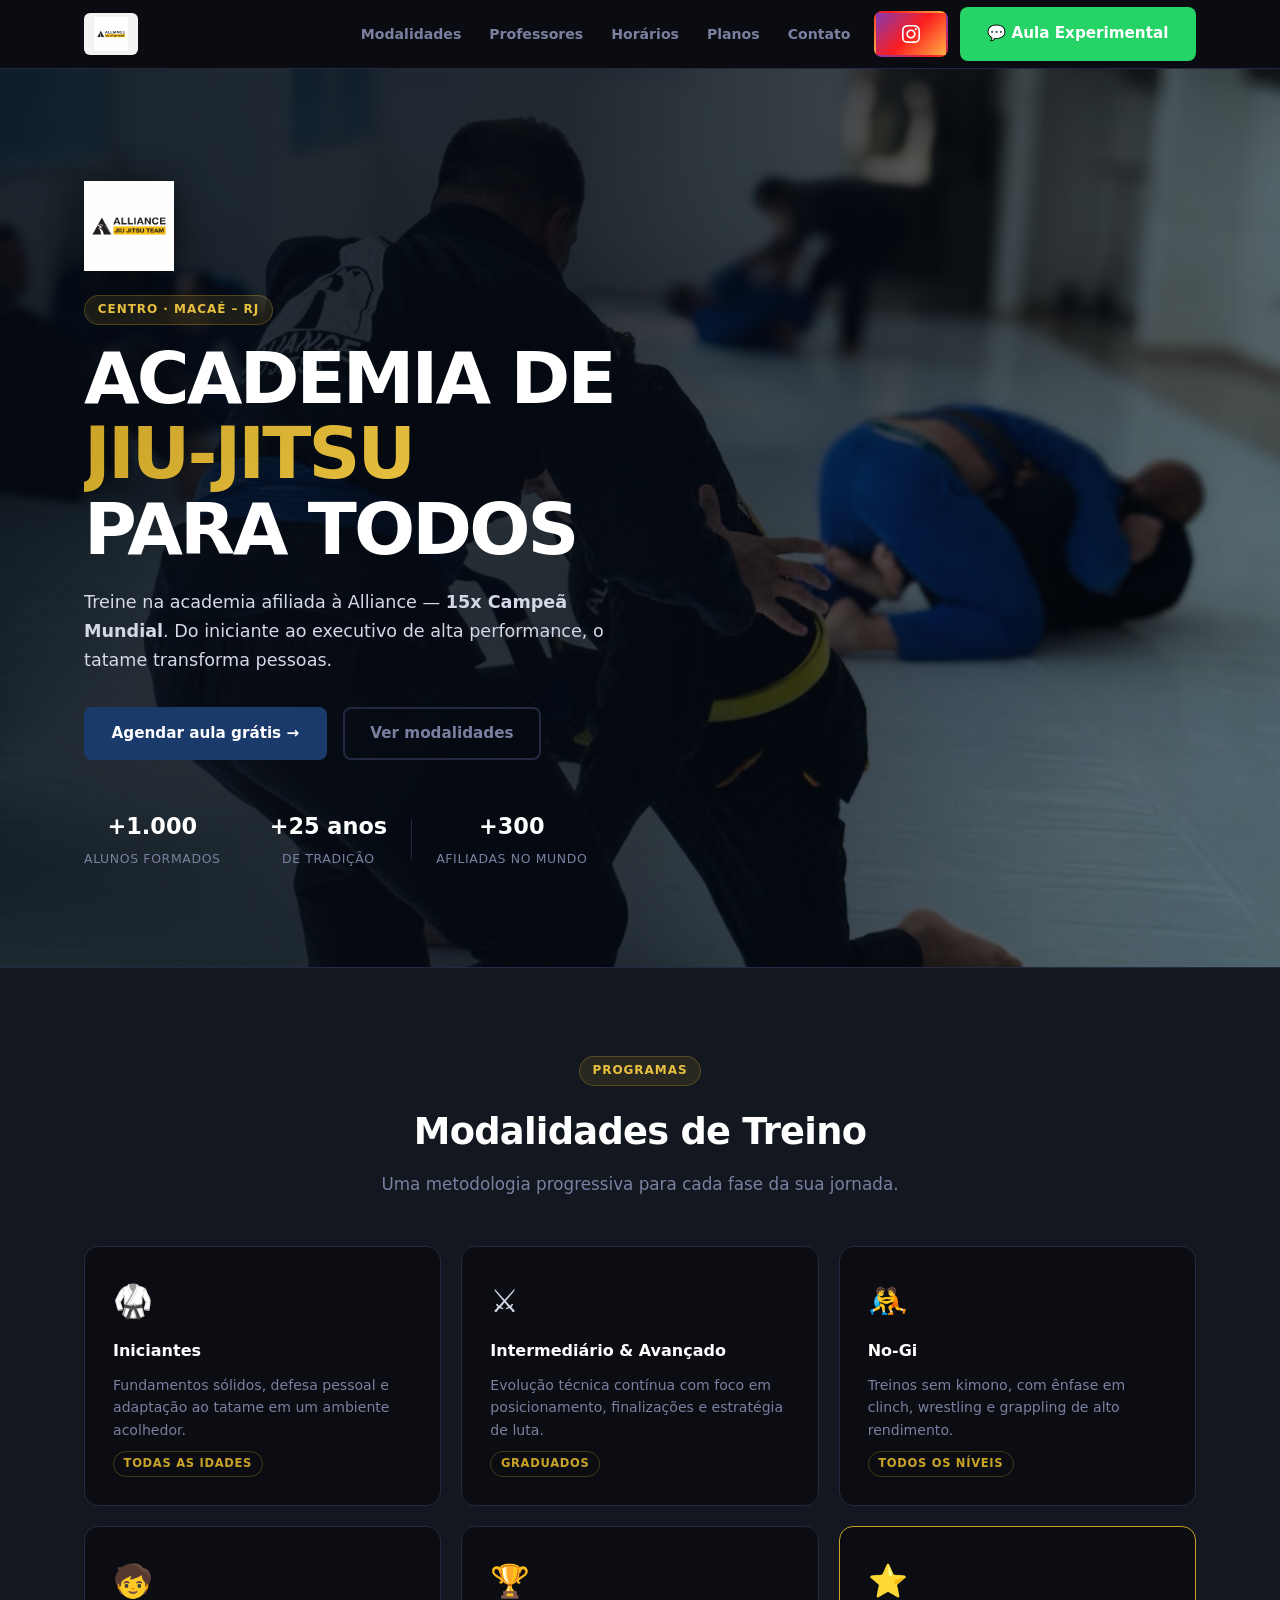
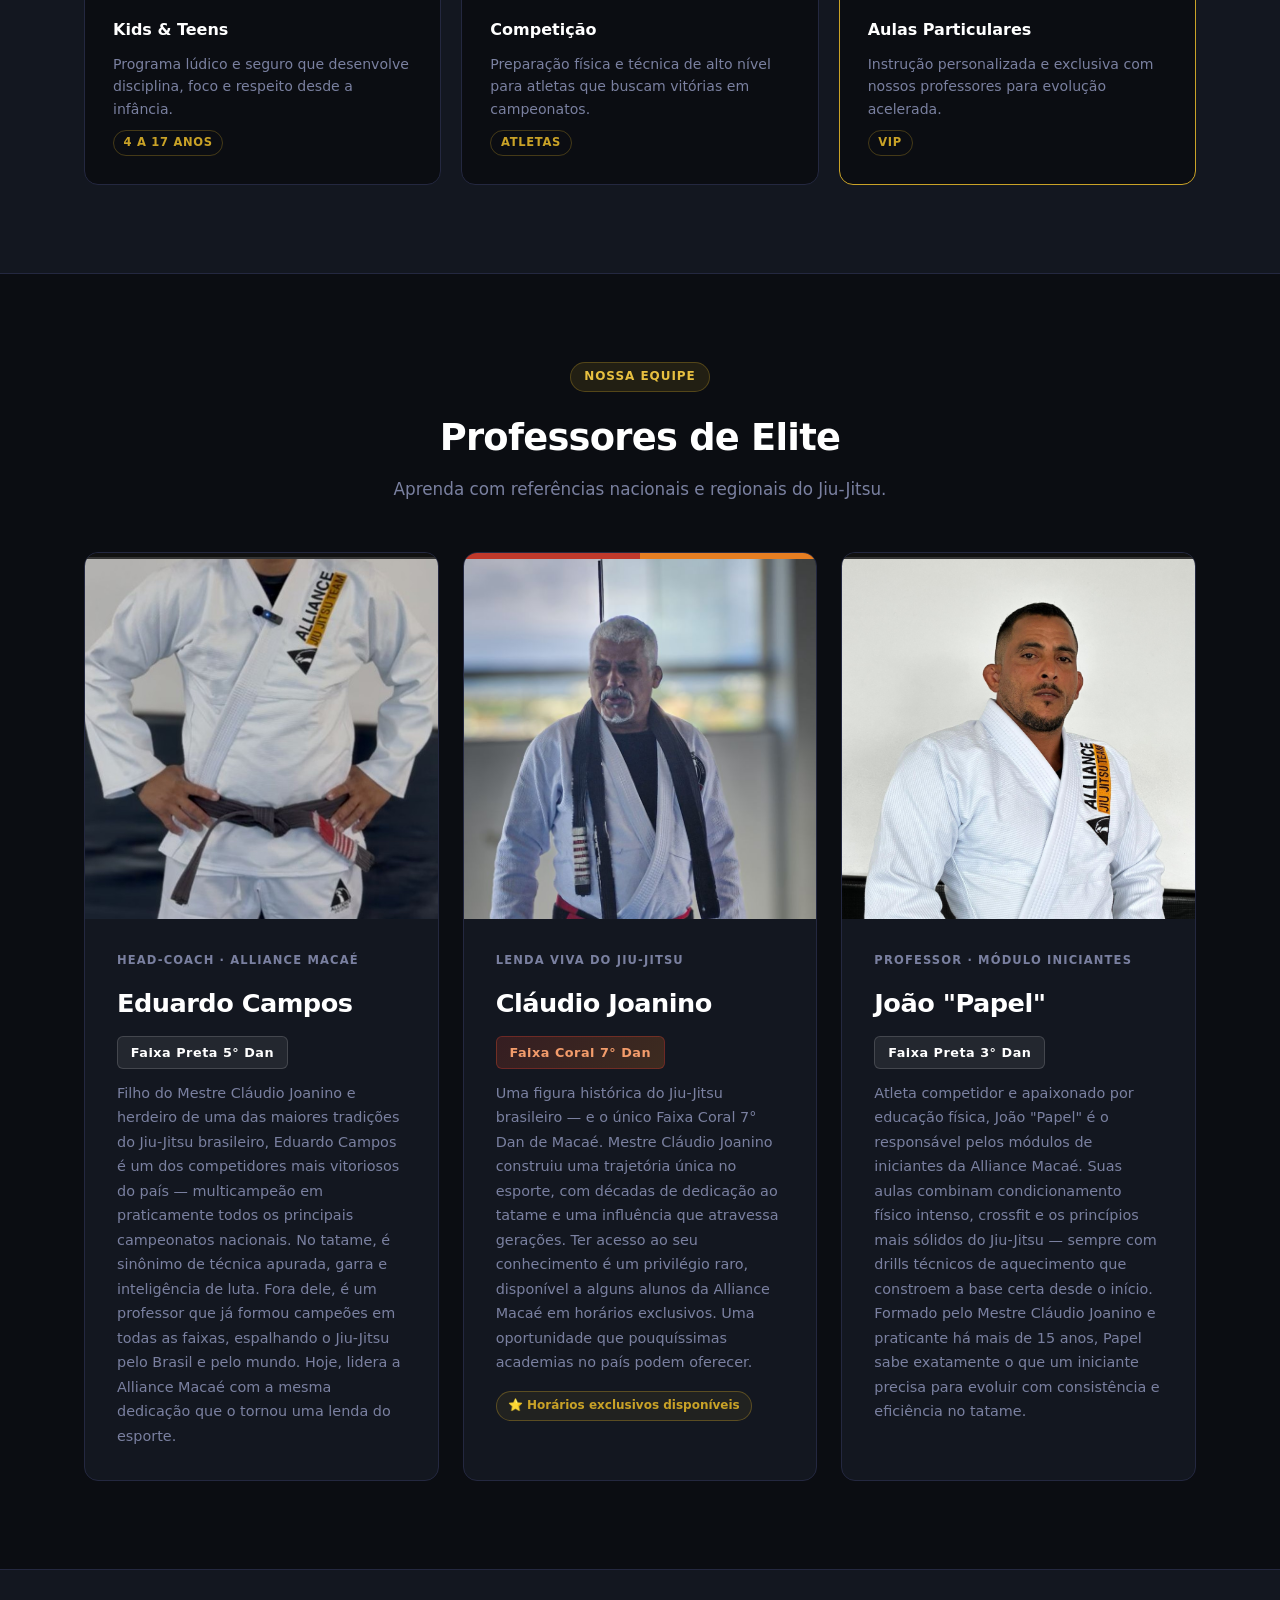
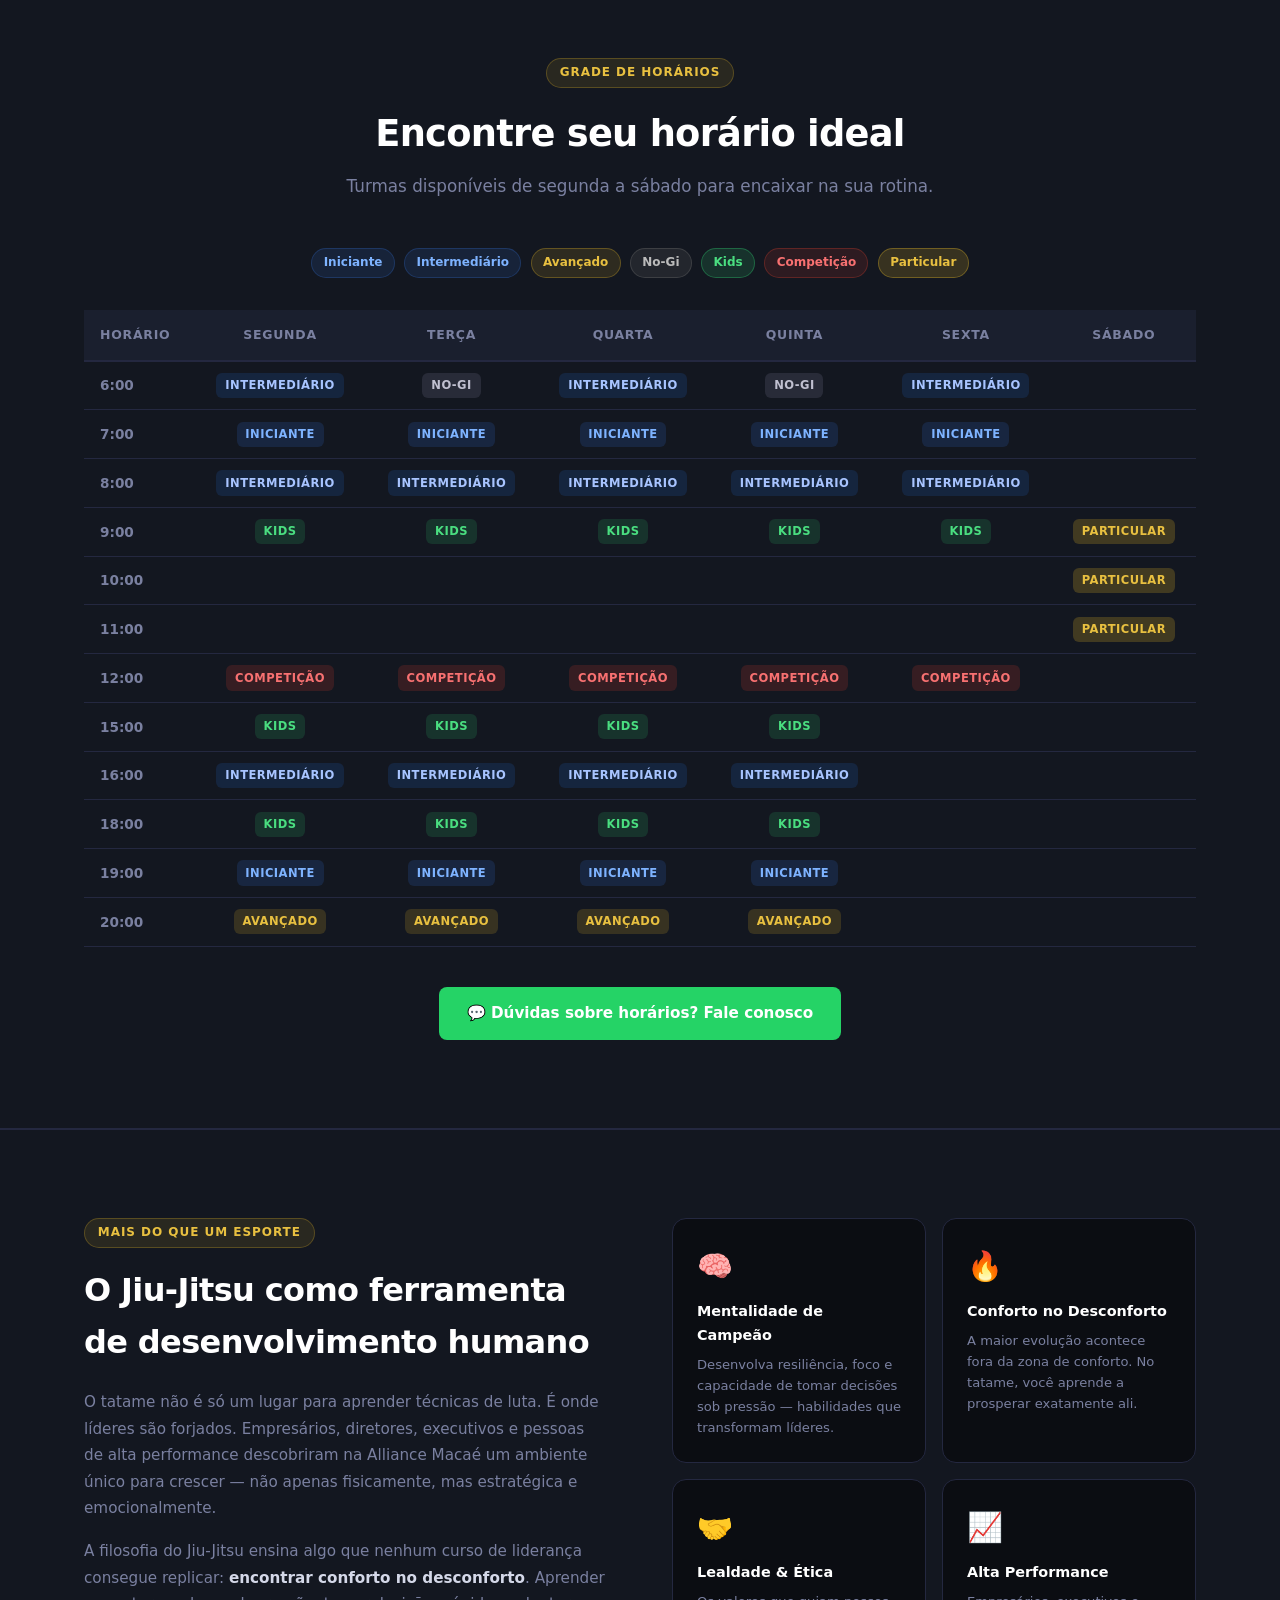
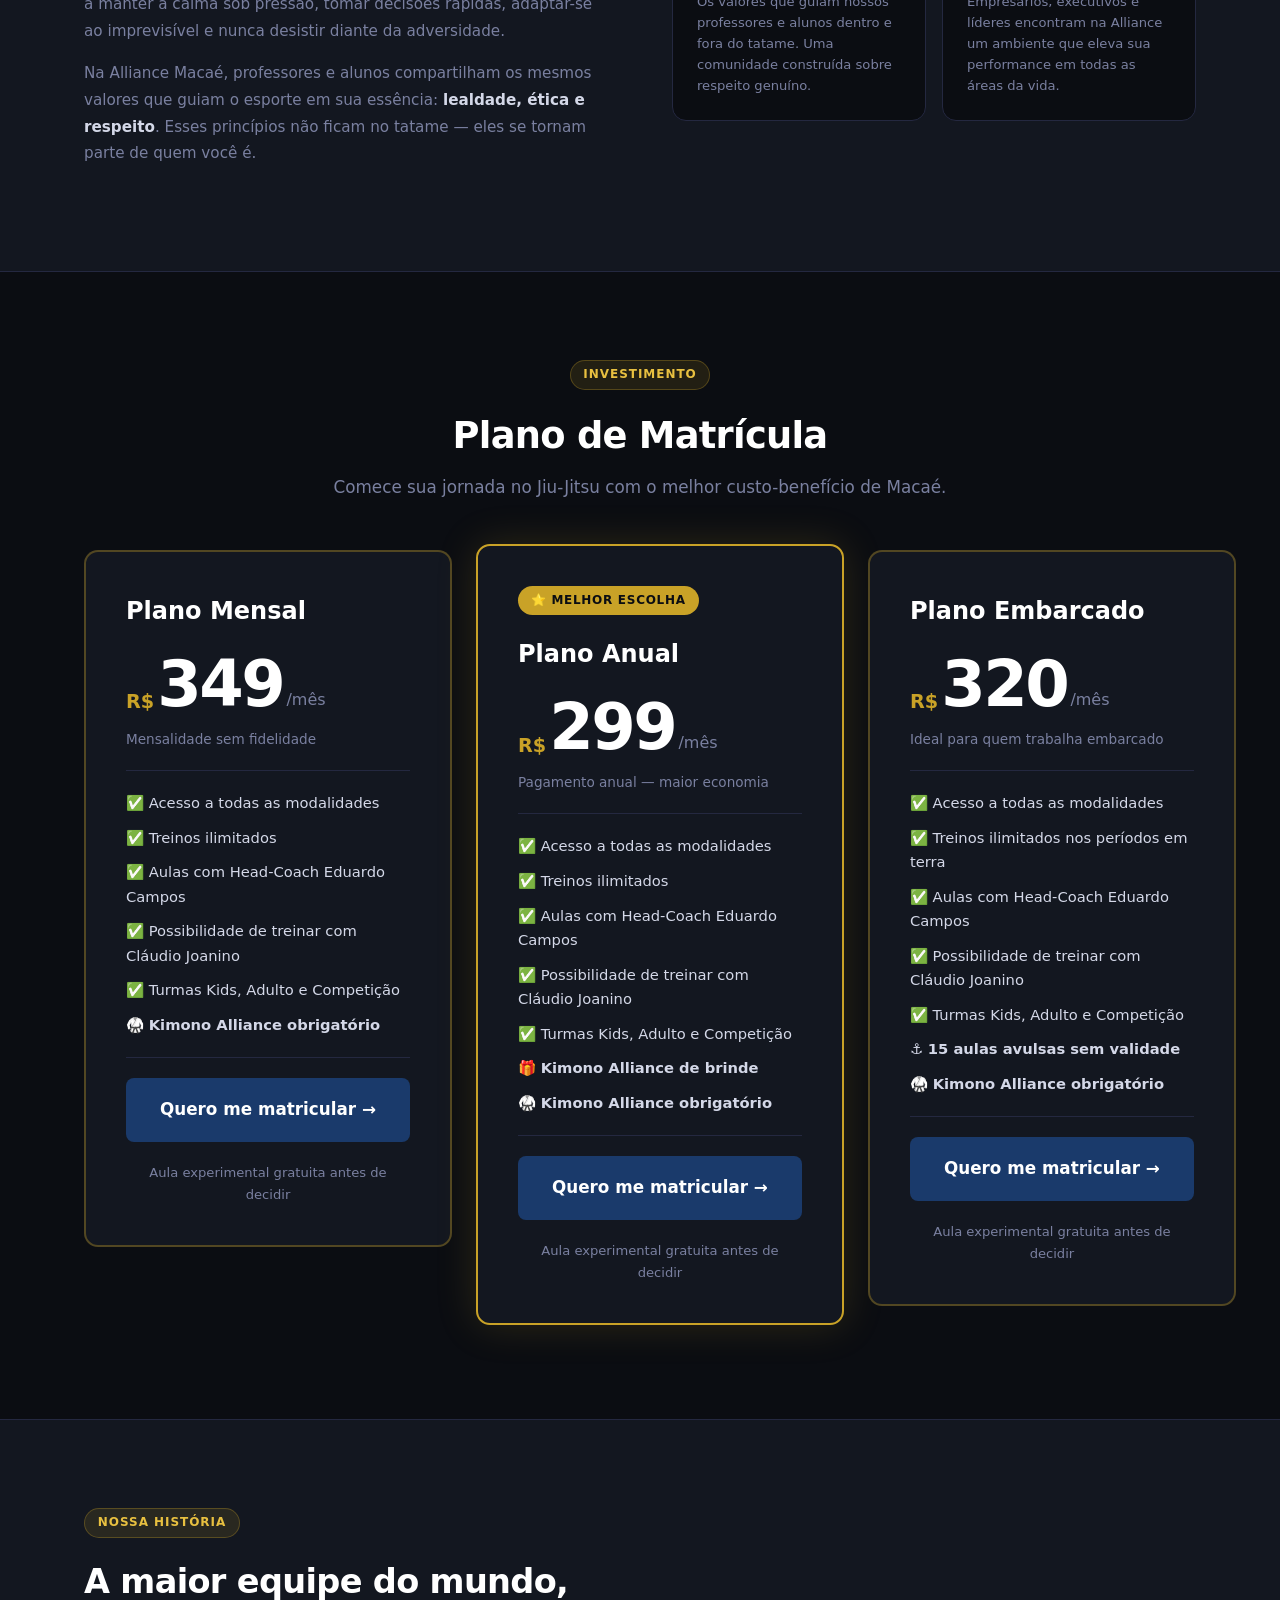
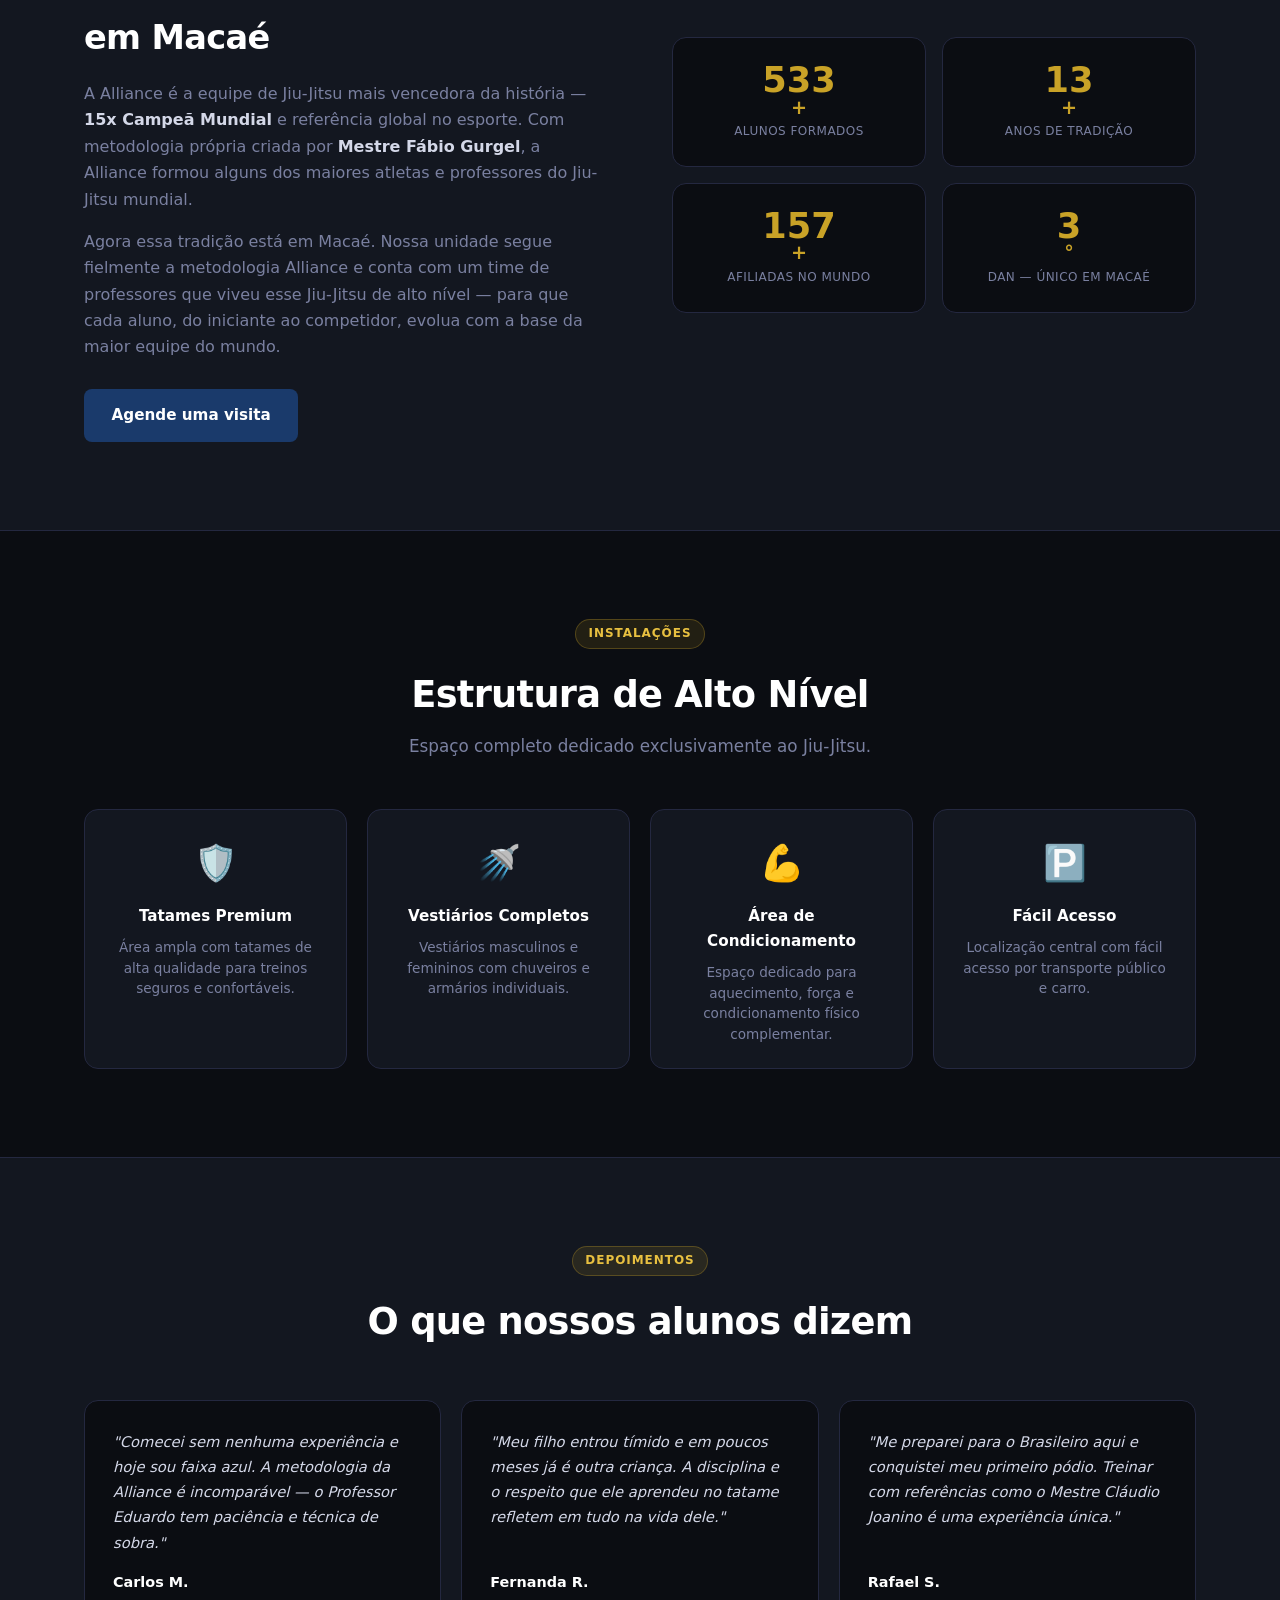
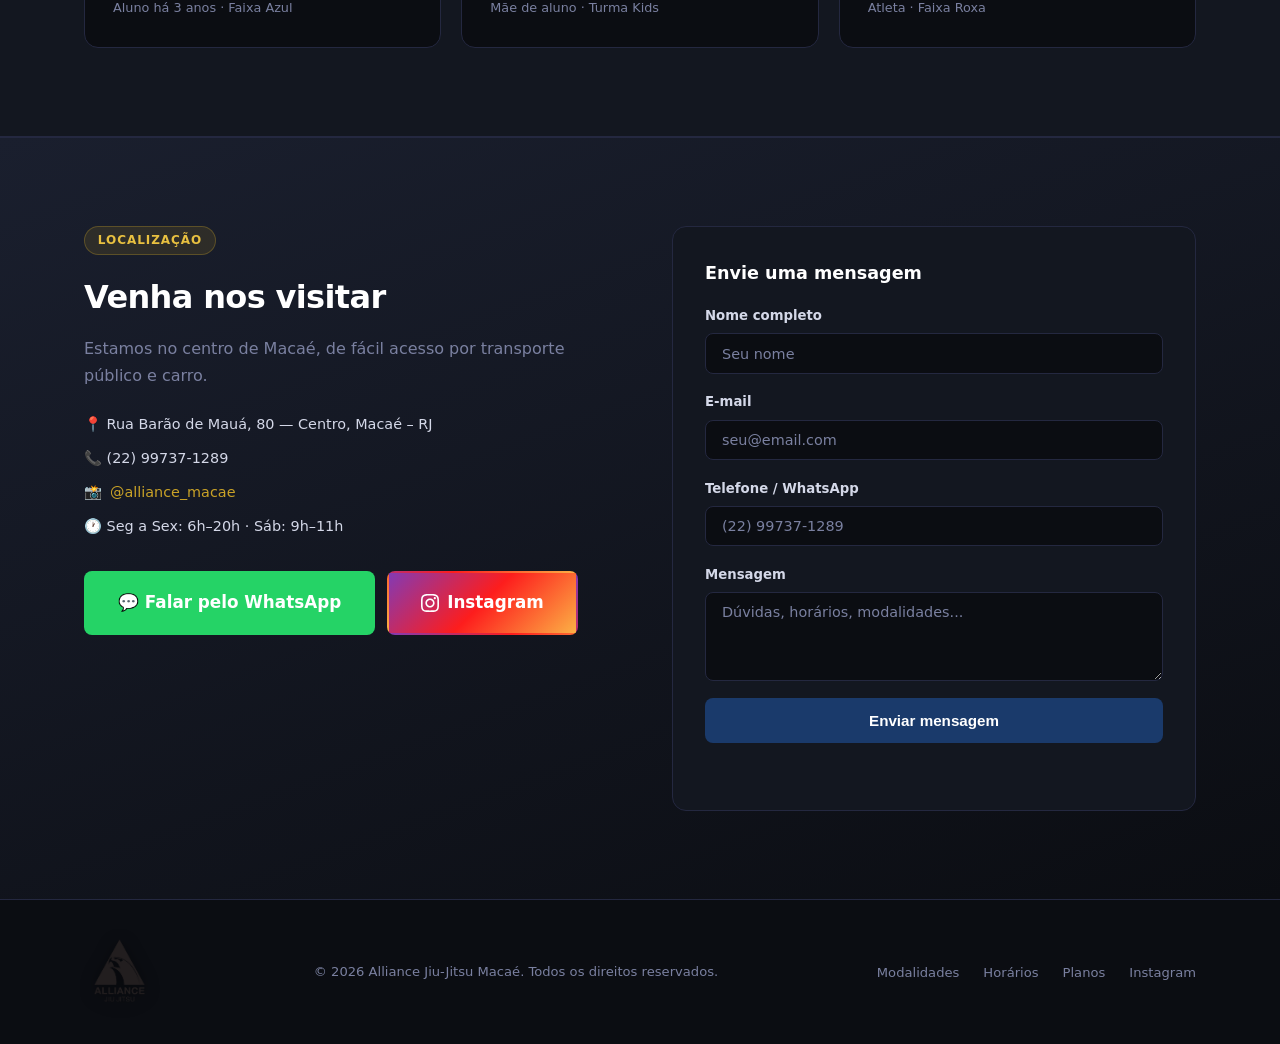
<file: index.html>
<!DOCTYPE html>
<html lang="pt-BR">
<head>
  <meta charset="UTF-8" />
  <meta name="viewport" content="width=device-width, initial-scale=1.0" />
  <title>Alliance Jiu-Jitsu Macaé</title>
  <link rel="stylesheet" href="css/styles.css?v=9" />
</head>
<body>

  <!-- NAVBAR -->
  <header class="navbar">
    <div class="container navbar__inner">
      <a href="#" class="navbar__logo">
        <img src="images/logo-horizontal.png" alt="Alliance Jiu-Jitsu Macaé" class="navbar__logo-img" />
      </a>
      <nav>
        <ul class="navbar__links">
          <li><a href="#modalidades">Modalidades</a></li>
          <li><a href="#professores">Professores</a></li>
          <li><a href="#horarios">Horários</a></li>
          <li><a href="#planos">Planos</a></li>
          <li><a href="#contato">Contato</a></li>
        </ul>
      </nav>
      <div class="navbar__ctas">
        <a href="https://www.instagram.com/alliance_macae" class="btn btn--instagram" target="_blank" rel="noopener" aria-label="Instagram">
          <svg width="18" height="18" viewBox="0 0 24 24" fill="currentColor"><path d="M12 2.163c3.204 0 3.584.012 4.85.07 3.252.148 4.771 1.691 4.919 4.919.058 1.265.069 1.645.069 4.849 0 3.205-.012 3.584-.069 4.849-.149 3.225-1.664 4.771-4.919 4.919-1.266.058-1.644.07-4.85.07-3.204 0-3.584-.012-4.849-.07-3.26-.149-4.771-1.699-4.919-4.92-.058-1.265-.07-1.644-.07-4.849 0-3.204.013-3.583.07-4.849.149-3.227 1.664-4.771 4.919-4.919 1.266-.057 1.645-.069 4.849-.069zm0-2.163c-3.259 0-3.667.014-4.947.072-4.358.2-6.78 2.618-6.98 6.98-.059 1.281-.073 1.689-.073 4.948 0 3.259.014 3.668.072 4.948.2 4.358 2.618 6.78 6.98 6.98 1.281.058 1.689.072 4.948.072 3.259 0 3.668-.014 4.948-.072 4.354-.2 6.782-2.618 6.979-6.98.059-1.28.073-1.689.073-4.948 0-3.259-.014-3.667-.072-4.947-.196-4.354-2.617-6.78-6.979-6.98-1.281-.059-1.69-.073-4.949-.073zm0 5.838c-3.403 0-6.162 2.759-6.162 6.162s2.759 6.163 6.162 6.163 6.162-2.759 6.162-6.163c0-3.403-2.759-6.162-6.162-6.162zm0 10.162c-2.209 0-4-1.79-4-4 0-2.209 1.791-4 4-4s4 1.791 4 4c0 2.21-1.791 4-4 4zm6.406-11.845c-.796 0-1.441.645-1.441 1.44s.645 1.44 1.441 1.44c.795 0 1.439-.645 1.439-1.44s-.644-1.44-1.439-1.44z"/></svg>
        </a>
        <a href="https://wa.me/5522997371289?text=Olá!%20Gostaria%20de%20agendar%20uma%20aula%20experimental." class="btn btn--whatsapp" target="_blank" rel="noopener">
          💬 Aula Experimental
        </a>
      </div>
    </div>
  </header>

  <!-- HERO -->
  <section class="hero">
    <div class="hero__bg" aria-hidden="true"></div>
    <div class="container hero__inner">
      <div class="hero__text">
        <div class="hero__logo-wrap">
          <img src="images/logo-horizontal.png" alt="Alliance Jiu-Jitsu Macaé" class="hero__logo" />
        </div>
        <span class="badge">Centro · Macaé – RJ</span>
        <h1 class="hero__title">ACADEMIA DE<br><span class="highlight">JIU-JITSU</span><br>PARA TODOS</h1>
        <p class="hero__subtitle">Treine na academia afiliada à Alliance — <strong>15x Campeã Mundial</strong>. Do iniciante ao executivo de alta performance, o tatame transforma pessoas.</p>
        <div class="hero__actions">
          <a href="https://wa.me/5522997371289?text=Olá!%20Gostaria%20de%20agendar%20uma%20aula%20experimental." class="btn btn--primary" target="_blank" rel="noopener">
            Agendar aula grátis →
          </a>
          <a href="#modalidades" class="btn btn--ghost">Ver modalidades</a>
        </div>
        <div class="hero__trust">
          <div class="trust-item">
            <strong>+1.000</strong>
            <span>alunos formados</span>
          </div>
          <div class="trust-sep"></div>
          <div class="trust-item">
            <strong>+25 anos</strong>
            <span>de tradição</span>
          </div>
          <div class="trust-sep"></div>
          <div class="trust-item">
            <strong>+300</strong>
            <span>afiliadas no mundo</span>
          </div>
        </div>
      </div>
    </div>
  </section>

  <!-- MODALIDADES -->
  <section class="modalidades" id="modalidades">
    <div class="container">
      <div class="section-header">
        <span class="badge">Programas</span>
        <h2>Modalidades de Treino</h2>
        <p>Uma metodologia progressiva para cada fase da sua jornada.</p>
      </div>
      <div class="cards-grid">

        <div class="mod-card">
          <div class="mod-card__icon">🥋</div>
          <h3>Iniciantes</h3>
          <p>Fundamentos sólidos, defesa pessoal e adaptação ao tatame em um ambiente acolhedor.</p>
          <span class="mod-card__tag">Todas as idades</span>
        </div>

        <div class="mod-card">
          <div class="mod-card__icon">⚔️</div>
          <h3>Intermediário &amp; Avançado</h3>
          <p>Evolução técnica contínua com foco em posicionamento, finalizações e estratégia de luta.</p>
          <span class="mod-card__tag">Graduados</span>
        </div>

        <div class="mod-card">
          <div class="mod-card__icon">🤼</div>
          <h3>No-Gi</h3>
          <p>Treinos sem kimono, com ênfase em clinch, wrestling e grappling de alto rendimento.</p>
          <span class="mod-card__tag">Todos os níveis</span>
        </div>

        <div class="mod-card">
          <div class="mod-card__icon">🧒</div>
          <h3>Kids &amp; Teens</h3>
          <p>Programa lúdico e seguro que desenvolve disciplina, foco e respeito desde a infância.</p>
          <span class="mod-card__tag">4 a 17 anos</span>
        </div>

        <div class="mod-card">
          <div class="mod-card__icon">🏆</div>
          <h3>Competição</h3>
          <p>Preparação física e técnica de alto nível para atletas que buscam vitórias em campeonatos.</p>
          <span class="mod-card__tag">Atletas</span>
        </div>

        <div class="mod-card mod-card--highlight">
          <div class="mod-card__icon">⭐</div>
          <h3>Aulas Particulares</h3>
          <p>Instrução personalizada e exclusiva com nossos professores para evolução acelerada.</p>
          <span class="mod-card__tag">VIP</span>
        </div>

      </div>
    </div>
  </section>

  <!-- PROFESSORES -->
  <section class="professores" id="professores">
    <div class="container">
      <div class="section-header">
        <span class="badge">Nossa equipe</span>
        <h2>Professores de Elite</h2>
        <p>Aprenda com referências nacionais e regionais do Jiu-Jitsu.</p>
      </div>
      <div class="prof-grid">

        <div class="prof-card prof-card--main">
          <div class="prof-card__belt prof-card__belt--black"></div>
          <div class="prof-card__photo">
            <img src="images/DUDU.jpeg" alt="Eduardo Campos" loading="lazy">
          </div>
          <div class="prof-card__body">
            <span class="prof-card__role">Head-Coach · Alliance Macaé</span>
            <h3>Eduardo Campos</h3>
            <div class="prof-card__grad">
              <span class="belt-badge belt-badge--black">Faixa Preta 5° Dan</span>
            </div>
            <p>Filho do Mestre Cláudio Joanino e herdeiro de uma das maiores tradições do Jiu-Jitsu brasileiro, Eduardo Campos é um dos competidores mais vitoriosos do país — multicampeão em praticamente todos os principais campeonatos nacionais. No tatame, é sinônimo de técnica apurada, garra e inteligência de luta. Fora dele, é um professor que já formou campeões em todas as faixas, espalhando o Jiu-Jitsu pelo Brasil e pelo mundo. Hoje, lidera a Alliance Macaé com a mesma dedicação que o tornou uma lenda do esporte.</p>
          </div>
        </div>

        <div class="prof-card prof-card--legend">
          <div class="prof-card__belt prof-card__belt--coral"></div>
          <div class="prof-card__photo">
            <img src="images/JOANINO.jpeg" alt="Cláudio Joanino" loading="lazy">
          </div>
          <div class="prof-card__body">
            <span class="prof-card__role">Lenda Viva do Jiu-Jitsu</span>
            <h3>Cláudio Joanino</h3>
            <div class="prof-card__grad">
              <span class="belt-badge belt-badge--coral">Faixa Coral 7° Dan</span>
            </div>
            <p>Uma figura histórica do Jiu-Jitsu brasileiro — e o único Faixa Coral 7° Dan de Macaé. Mestre Cláudio Joanino construiu uma trajetória única no esporte, com décadas de dedicação ao tatame e uma influência que atravessa gerações. Ter acesso ao seu conhecimento é um privilégio raro, disponível a alguns alunos da Alliance Macaé em horários exclusivos. Uma oportunidade que pouquíssimas academias no país podem oferecer.</p>
            <span class="prof-card__exclusive">⭐ Horários exclusivos disponíveis</span>
          </div>
        </div>

        <div class="prof-card prof-card--instructor">
          <div class="prof-card__belt prof-card__belt--black"></div>
          <div class="prof-card__photo">
            <img src="images/JOAO PAPEL.jpeg" alt="João Papel" loading="lazy">
          </div>
          <div class="prof-card__body">
            <span class="prof-card__role">Professor · Módulo Iniciantes</span>
            <h3>João "Papel"</h3>
            <div class="prof-card__grad">
              <span class="belt-badge belt-badge--black">Faixa Preta 3° Dan</span>
            </div>
            <p>Atleta competidor e apaixonado por educação física, João "Papel" é o responsável pelos módulos de iniciantes da Alliance Macaé. Suas aulas combinam condicionamento físico intenso, crossfit e os princípios mais sólidos do Jiu-Jitsu — sempre com drills técnicos de aquecimento que constroem a base certa desde o início. Formado pelo Mestre Cláudio Joanino e praticante há mais de 15 anos, Papel sabe exatamente o que um iniciante precisa para evoluir com consistência e eficiência no tatame.</p>
          </div>
        </div>

      </div>
    </div>
  </section>

  <!-- HORÁRIOS -->
  <section class="horarios" id="horarios">
    <div class="container">
      <div class="section-header">
        <span class="badge">Grade de Horários</span>
        <h2>Encontre seu horário ideal</h2>
        <p>Turmas disponíveis de segunda a sábado para encaixar na sua rotina.</p>
      </div>

      <div class="schedule-legend">
        <span class="leg leg--iniciante">Iniciante</span>
        <span class="leg leg--intermediario">Intermediário</span>
        <span class="leg leg--avancado">Avançado</span>
        <span class="leg leg--nogi">No-Gi</span>
        <span class="leg leg--kids">Kids</span>
        <span class="leg leg--competicao">Competição</span>
        <span class="leg leg--particular">Particular</span>
      </div>

      <div class="schedule-wrap">
        <table class="schedule">
          <thead>
            <tr>
              <th>Horário</th>
              <th>Segunda</th>
              <th>Terça</th>
              <th>Quarta</th>
              <th>Quinta</th>
              <th>Sexta</th>
              <th>Sábado</th>
            </tr>
          </thead>
          <tbody>
            <tr>
              <td class="schedule__time">6:00</td>
              <td><span class="tag tag--intermediario">Intermediário</span></td>
              <td><span class="tag tag--nogi">No-Gi</span></td>
              <td><span class="tag tag--intermediario">Intermediário</span></td>
              <td><span class="tag tag--nogi">No-Gi</span></td>
              <td><span class="tag tag--intermediario">Intermediário</span></td>
              <td></td>
            </tr>
            <tr>
              <td class="schedule__time">7:00</td>
              <td><span class="tag tag--iniciante">Iniciante</span></td>
              <td><span class="tag tag--iniciante">Iniciante</span></td>
              <td><span class="tag tag--iniciante">Iniciante</span></td>
              <td><span class="tag tag--iniciante">Iniciante</span></td>
              <td><span class="tag tag--iniciante">Iniciante</span></td>
              <td></td>
            </tr>
            <tr>
              <td class="schedule__time">8:00</td>
              <td><span class="tag tag--intermediario">Intermediário</span></td>
              <td><span class="tag tag--intermediario">Intermediário</span></td>
              <td><span class="tag tag--intermediario">Intermediário</span></td>
              <td><span class="tag tag--intermediario">Intermediário</span></td>
              <td><span class="tag tag--intermediario">Intermediário</span></td>
              <td></td>
            </tr>
            <tr>
              <td class="schedule__time">9:00</td>
              <td><span class="tag tag--kids">Kids</span></td>
              <td><span class="tag tag--kids">Kids</span></td>
              <td><span class="tag tag--kids">Kids</span></td>
              <td><span class="tag tag--kids">Kids</span></td>
              <td><span class="tag tag--kids">Kids</span></td>
              <td><span class="tag tag--particular">Particular</span></td>
            </tr>
            <tr>
              <td class="schedule__time">10:00</td>
              <td></td>
              <td></td>
              <td></td>
              <td></td>
              <td></td>
              <td><span class="tag tag--particular">Particular</span></td>
            </tr>
            <tr>
              <td class="schedule__time">11:00</td>
              <td></td>
              <td></td>
              <td></td>
              <td></td>
              <td></td>
              <td><span class="tag tag--particular">Particular</span></td>
            </tr>
            <tr>
              <td class="schedule__time">12:00</td>
              <td><span class="tag tag--competicao">Competição</span></td>
              <td><span class="tag tag--competicao">Competição</span></td>
              <td><span class="tag tag--competicao">Competição</span></td>
              <td><span class="tag tag--competicao">Competição</span></td>
              <td><span class="tag tag--competicao">Competição</span></td>
              <td></td>
            </tr>
            <tr>
              <td class="schedule__time">15:00</td>
              <td><span class="tag tag--kids">Kids</span></td>
              <td><span class="tag tag--kids">Kids</span></td>
              <td><span class="tag tag--kids">Kids</span></td>
              <td><span class="tag tag--kids">Kids</span></td>
              <td></td>
              <td></td>
            </tr>
            <tr>
              <td class="schedule__time">16:00</td>
              <td><span class="tag tag--intermediario">Intermediário</span></td>
              <td><span class="tag tag--intermediario">Intermediário</span></td>
              <td><span class="tag tag--intermediario">Intermediário</span></td>
              <td><span class="tag tag--intermediario">Intermediário</span></td>
              <td></td>
              <td></td>
            </tr>
            <tr>
              <td class="schedule__time">18:00</td>
              <td><span class="tag tag--kids">Kids</span></td>
              <td><span class="tag tag--kids">Kids</span></td>
              <td><span class="tag tag--kids">Kids</span></td>
              <td><span class="tag tag--kids">Kids</span></td>
              <td></td>
              <td></td>
            </tr>
            <tr>
              <td class="schedule__time">19:00</td>
              <td><span class="tag tag--iniciante">Iniciante</span></td>
              <td><span class="tag tag--iniciante">Iniciante</span></td>
              <td><span class="tag tag--iniciante">Iniciante</span></td>
              <td><span class="tag tag--iniciante">Iniciante</span></td>
              <td></td>
              <td></td>
            </tr>
            <tr>
              <td class="schedule__time">20:00</td>
              <td><span class="tag tag--avancado">Avançado</span></td>
              <td><span class="tag tag--avancado">Avançado</span></td>
              <td><span class="tag tag--avancado">Avançado</span></td>
              <td><span class="tag tag--avancado">Avançado</span></td>
              <td></td>
              <td></td>
            </tr>
          </tbody>
        </table>
      </div>

      <div class="schedule__cta">
        <a href="https://wa.me/5522997371289?text=Olá!%20Gostaria%20de%20saber%20mais%20sobre%20os%20horários." class="btn btn--whatsapp" target="_blank" rel="noopener">
          💬 Dúvidas sobre horários? Fale conosco
        </a>
      </div>
    </div>
  </section>

  <!-- FILOSOFIA -->
  <section class="filosofia">
    <div class="container">
      <div class="filosofia__inner">
        <div class="filosofia__text">
          <span class="badge">Mais do que um esporte</span>
          <h2>O Jiu-Jitsu como ferramenta de desenvolvimento humano</h2>
          <p>O tatame não é só um lugar para aprender técnicas de luta. É onde líderes são forjados. Empresários, diretores, executivos e pessoas de alta performance descobriram na Alliance Macaé um ambiente único para crescer — não apenas fisicamente, mas estratégica e emocionalmente.</p>
          <p>A filosofia do Jiu-Jitsu ensina algo que nenhum curso de liderança consegue replicar: <strong>encontrar conforto no desconforto</strong>. Aprender a manter a calma sob pressão, tomar decisões rápidas, adaptar-se ao imprevisível e nunca desistir diante da adversidade.</p>
          <p>Na Alliance Macaé, professores e alunos compartilham os mesmos valores que guiam o esporte em sua essência: <strong>lealdade, ética e respeito</strong>. Esses princípios não ficam no tatame — eles se tornam parte de quem você é.</p>
        </div>
        <div class="filosofia__pillars">
          <div class="pillar">
            <span class="pillar__icon">🧠</span>
            <h4>Mentalidade de Campeão</h4>
            <p>Desenvolva resiliência, foco e capacidade de tomar decisões sob pressão — habilidades que transformam líderes.</p>
          </div>
          <div class="pillar">
            <span class="pillar__icon">🔥</span>
            <h4>Conforto no Desconforto</h4>
            <p>A maior evolução acontece fora da zona de conforto. No tatame, você aprende a prosperar exatamente ali.</p>
          </div>
          <div class="pillar">
            <span class="pillar__icon">🤝</span>
            <h4>Lealdade &amp; Ética</h4>
            <p>Os valores que guiam nossos professores e alunos dentro e fora do tatame. Uma comunidade construída sobre respeito genuíno.</p>
          </div>
          <div class="pillar">
            <span class="pillar__icon">📈</span>
            <h4>Alta Performance</h4>
            <p>Empresários, executivos e líderes encontram na Alliance um ambiente que eleva sua performance em todas as áreas da vida.</p>
          </div>
        </div>
      </div>
    </div>
  </section>

  <!-- PLANOS -->
  <section class="planos" id="planos">
    <div class="container">
      <div class="section-header">
        <span class="badge">Investimento</span>
        <h2>Plano de Matrícula</h2>
        <p>Comece sua jornada no Jiu-Jitsu com o melhor custo-benefício de Macaé.</p>
      </div>
      <div class="planos__grid">

        <!-- MENSAL -->
        <div class="plano-card">
          <h3>Plano Mensal</h3>
          <div class="plano-card__price">
            <span class="plano-card__currency">R$</span>
            <span class="plano-card__value">349</span>
            <span class="plano-card__period">/mês</span>
          </div>
          <p class="plano-card__sub">Mensalidade sem fidelidade</p>
          <ul class="plano-card__features">
            <li>✅ Acesso a todas as modalidades</li>
            <li>✅ Treinos ilimitados</li>
            <li>✅ Aulas com Head-Coach Eduardo Campos</li>
            <li>✅ Possibilidade de treinar com Cláudio Joanino</li>
            <li>✅ Turmas Kids, Adulto e Competição</li>
            <li>🥋 <strong>Kimono Alliance obrigatório</strong></li>
          </ul>
          <a href="https://wa.me/5522997371289?text=Olá!%20Tenho%20interesse%20no%20plano%20mensal%20e%20gostaria%20de%20mais%20informações." class="btn btn--primary btn--full btn--lg" target="_blank" rel="noopener">
            Quero me matricular →
          </a>
          <p class="plano-card__note">Aula experimental gratuita antes de decidir</p>
        </div>

        <!-- ANUAL -->
        <div class="plano-card plano-card--destaque">
          <div class="plano-card__tag">⭐ Melhor escolha</div>
          <h3>Plano Anual</h3>
          <div class="plano-card__price">
            <span class="plano-card__currency">R$</span>
            <span class="plano-card__value">299</span>
            <span class="plano-card__period">/mês</span>
          </div>
          <p class="plano-card__sub">Pagamento anual — maior economia</p>
          <ul class="plano-card__features">
            <li>✅ Acesso a todas as modalidades</li>
            <li>✅ Treinos ilimitados</li>
            <li>✅ Aulas com Head-Coach Eduardo Campos</li>
            <li>✅ Possibilidade de treinar com Cláudio Joanino</li>
            <li>✅ Turmas Kids, Adulto e Competição</li>
            <li>🎁 <strong>Kimono Alliance de brinde</strong></li>
            <li>🥋 <strong>Kimono Alliance obrigatório</strong></li>
          </ul>
          <a href="https://wa.me/5522997371289?text=Olá!%20Tenho%20interesse%20no%20plano%20anual%20e%20gostaria%20de%20mais%20informações." class="btn btn--primary btn--full btn--lg" target="_blank" rel="noopener">
            Quero me matricular →
          </a>
          <p class="plano-card__note">Aula experimental gratuita antes de decidir</p>
        </div>

        <!-- EMBARCADO -->
        <div class="plano-card">
          <h3>Plano Embarcado</h3>
          <div class="plano-card__price">
            <span class="plano-card__currency">R$</span>
            <span class="plano-card__value">320</span>
            <span class="plano-card__period">/mês</span>
          </div>
          <p class="plano-card__sub">Ideal para quem trabalha embarcado</p>
          <ul class="plano-card__features">
            <li>✅ Acesso a todas as modalidades</li>
            <li>✅ Treinos ilimitados nos períodos em terra</li>
            <li>✅ Aulas com Head-Coach Eduardo Campos</li>
            <li>✅ Possibilidade de treinar com Cláudio Joanino</li>
            <li>✅ Turmas Kids, Adulto e Competição</li>
            <li>⚓ <strong>15 aulas avulsas sem validade</strong></li>
            <li>🥋 <strong>Kimono Alliance obrigatório</strong></li>
          </ul>
          <a href="https://wa.me/5522997371289?text=Olá!%20Tenho%20interesse%20no%20plano%20embarcado%20e%20gostaria%20de%20mais%20informações." class="btn btn--primary btn--full btn--lg" target="_blank" rel="noopener">
            Quero me matricular →
          </a>
          <p class="plano-card__note">Aula experimental gratuita antes de decidir</p>
        </div>

      </div>
    </div>
  </section>

  <!-- SOBRE -->
  <section class="sobre" id="sobre">
    <div class="container sobre__inner">
      <div class="sobre__content">
        <span class="badge">Nossa história</span>
        <h2>A maior equipe do mundo, em Macaé</h2>
        <p>A Alliance é a equipe de Jiu-Jitsu mais vencedora da história — <strong>15x Campeã Mundial</strong> e referência global no esporte. Com metodologia própria criada por <strong>Mestre Fábio Gurgel</strong>, a Alliance formou alguns dos maiores atletas e professores do Jiu-Jitsu mundial.</p>
        <p>Agora essa tradição está em Macaé. Nossa unidade segue fielmente a metodologia Alliance e conta com um time de professores que viveu esse Jiu-Jitsu de alto nível — para que cada aluno, do iniciante ao competidor, evolua com a base da maior equipe do mundo.</p>
        <a href="#contato" class="btn btn--primary">Agende uma visita</a>
      </div>
      <div class="sobre__numbers">
        <div class="number-card">
          <span class="number-card__value" data-target="1000">0</span>
          <span class="number-card__suffix">+</span>
          <span class="number-card__label">Alunos formados</span>
        </div>
        <div class="number-card">
          <span class="number-card__value" data-target="25">0</span>
          <span class="number-card__suffix">+</span>
          <span class="number-card__label">Anos de tradição</span>
        </div>
        <div class="number-card">
          <span class="number-card__value" data-target="300">0</span>
          <span class="number-card__suffix">+</span>
          <span class="number-card__label">Afiliadas no mundo</span>
        </div>
        <div class="number-card">
          <span class="number-card__value" data-target="7">0</span>
          <span class="number-card__suffix">°</span>
          <span class="number-card__label">Dan — Único em Macaé</span>
        </div>
      </div>
    </div>
  </section>

  <!-- ESTRUTURA -->
  <section class="estrutura" id="estrutura">
    <div class="container">
      <div class="section-header">
        <span class="badge">Instalações</span>
        <h2>Estrutura de Alto Nível</h2>
        <p>Espaço completo dedicado exclusivamente ao Jiu-Jitsu.</p>
      </div>
      <div class="estrutura__grid">
        <div class="estrutura-item">
          <span class="estrutura-item__icon">🛡️</span>
          <h4>Tatames Premium</h4>
          <p>Área ampla com tatames de alta qualidade para treinos seguros e confortáveis.</p>
        </div>
        <div class="estrutura-item">
          <span class="estrutura-item__icon">🚿</span>
          <h4>Vestiários Completos</h4>
          <p>Vestiários masculinos e femininos com chuveiros e armários individuais.</p>
        </div>
        <div class="estrutura-item">
          <span class="estrutura-item__icon">💪</span>
          <h4>Área de Condicionamento</h4>
          <p>Espaço dedicado para aquecimento, força e condicionamento físico complementar.</p>
        </div>
        <div class="estrutura-item">
          <span class="estrutura-item__icon">🅿️</span>
          <h4>Fácil Acesso</h4>
          <p>Localização central com fácil acesso por transporte público e carro.</p>
        </div>
      </div>
    </div>
  </section>

  <!-- DEPOIMENTOS -->
  <section class="depoimentos">
    <div class="container">
      <div class="section-header">
        <span class="badge">Depoimentos</span>
        <h2>O que nossos alunos dizem</h2>
      </div>
      <div class="depo-grid">
        <blockquote class="depo-card">
          <p>"Comecei sem nenhuma experiência e hoje sou faixa azul. A metodologia da Alliance é incomparável — o Professor Eduardo tem paciência e técnica de sobra."</p>
          <footer>
            <strong>Carlos M.</strong>
            <span>Aluno há 3 anos · Faixa Azul</span>
          </footer>
        </blockquote>
        <blockquote class="depo-card">
          <p>"Meu filho entrou tímido e em poucos meses já é outra criança. A disciplina e o respeito que ele aprendeu no tatame refletem em tudo na vida dele."</p>
          <footer>
            <strong>Fernanda R.</strong>
            <span>Mãe de aluno · Turma Kids</span>
          </footer>
        </blockquote>
        <blockquote class="depo-card">
          <p>"Me preparei para o Brasileiro aqui e conquistei meu primeiro pódio. Treinar com referências como o Mestre Cláudio Joanino é uma experiência única."</p>
          <footer>
            <strong>Rafael S.</strong>
            <span>Atleta · Faixa Roxa</span>
          </footer>
        </blockquote>
      </div>
    </div>
  </section>

  <!-- CONTATO -->
  <section class="contato" id="contato">
    <div class="container contato__inner">
      <div class="contato__info">
        <span class="badge">Localização</span>
        <h2>Venha nos visitar</h2>
        <p>Estamos no centro de Macaé, de fácil acesso por transporte público e carro.</p>
        <ul class="contato__list">
          <li>📍 Rua Barão de Mauá, 80 — Centro, Macaé – RJ</li>
          <li>📞 (22) 99737-1289</li>
          <li>📸 <a href="https://www.instagram.com/alliance_macae" target="_blank" rel="noopener" style="color:var(--gold)">@alliance_macae</a></li>
          <li>🕐 Seg a Sex: 6h–20h · Sáb: 9h–11h</li>
        </ul>
        <div class="contato__btns">
          <a href="https://wa.me/5522997371289?text=Olá!%20Gostaria%20de%20agendar%20uma%20aula%20experimental." class="btn btn--whatsapp btn--lg" target="_blank" rel="noopener">
            💬 Falar pelo WhatsApp
          </a>
          <a href="https://www.instagram.com/alliance_macae" class="btn btn--instagram btn--lg" target="_blank" rel="noopener">
            <svg width="18" height="18" viewBox="0 0 24 24" fill="currentColor"><path d="M12 2.163c3.204 0 3.584.012 4.85.07 3.252.148 4.771 1.691 4.919 4.919.058 1.265.069 1.645.069 4.849 0 3.205-.012 3.584-.069 4.849-.149 3.225-1.664 4.771-4.919 4.919-1.266.058-1.644.07-4.85.07-3.204 0-3.584-.012-4.849-.07-3.26-.149-4.771-1.699-4.919-4.92-.058-1.265-.07-1.644-.07-4.849 0-3.204.013-3.583.07-4.849.149-3.227 1.664-4.771 4.919-4.919 1.266-.057 1.645-.069 4.849-.069zm0-2.163c-3.259 0-3.667.014-4.947.072-4.358.2-6.78 2.618-6.98 6.98-.059 1.281-.073 1.689-.073 4.948 0 3.259.014 3.668.072 4.948.2 4.358 2.618 6.78 6.98 6.98 1.281.058 1.689.072 4.948.072 3.259 0 3.668-.014 4.948-.072 4.354-.2 6.782-2.618 6.979-6.98.059-1.28.073-1.689.073-4.948 0-3.259-.014-3.667-.072-4.947-.196-4.354-2.617-6.78-6.979-6.98-1.281-.059-1.69-.073-4.949-.073zm0 5.838c-3.403 0-6.162 2.759-6.162 6.162s2.759 6.163 6.162 6.163 6.162-2.759 6.162-6.163c0-3.403-2.759-6.162-6.162-6.162zm0 10.162c-2.209 0-4-1.79-4-4 0-2.209 1.791-4 4-4s4 1.791 4 4c0 2.21-1.791 4-4 4zm6.406-11.845c-.796 0-1.441.645-1.441 1.44s.645 1.44 1.441 1.44c.795 0 1.439-.645 1.439-1.44s-.644-1.44-1.439-1.44z"/></svg>
            Instagram
          </a>
        </div>
      </div>
      <form class="contato__form" id="contactForm" novalidate>
        <h3>Envie uma mensagem</h3>
        <div class="form-group">
          <label for="name">Nome completo</label>
          <input type="text" id="name" name="name" placeholder="Seu nome" required />
        </div>
        <div class="form-group">
          <label for="email">E-mail</label>
          <input type="email" id="email" name="email" placeholder="seu@email.com" required />
        </div>
        <div class="form-group">
          <label for="phone">Telefone / WhatsApp</label>
          <input type="tel" id="phone" name="phone" placeholder="(22) 99737-1289" />
        </div>
        <div class="form-group">
          <label for="message">Mensagem</label>
          <textarea id="message" name="message" rows="4" placeholder="Dúvidas, horários, modalidades..." required></textarea>
        </div>
        <button type="submit" class="btn btn--primary btn--full">Enviar mensagem</button>
        <p class="form-feedback" id="formFeedback" aria-live="polite"></p>
      </form>
    </div>
  </section>

  <!-- FOOTER -->
  <footer class="footer">
    <div class="container footer__inner">
      <a href="#" class="footer__logo-link">
        <img src="images/logo-vertical.png" alt="Alliance Jiu-Jitsu Macaé" class="footer__logo-vertical" />
      </a>
      <p>© 2026 Alliance Jiu-Jitsu Macaé. Todos os direitos reservados.</p>
      <nav>
        <ul class="footer__links">
          <li><a href="#modalidades">Modalidades</a></li>
          <li><a href="#horarios">Horários</a></li>
          <li><a href="#planos">Planos</a></li>
          <li><a href="https://www.instagram.com/alliance_macae" target="_blank" rel="noopener">Instagram</a></li>
        </ul>
      </nav>
    </div>
  </footer>

  <script src="js/main.js"></script>
</body>
</html>
</file>
<file: css/styles.css>
/* ===== RESET & BASE ===== */
*, *::before, *::after { box-sizing: border-box; margin: 0; padding: 0; }

:root {
  --blue:         #1a3a6b;
  --blue-d:       #122a52;
  --blue-l:       #2a55a0;
  --gold:         #c9a227;
  --gold-l:       #e8c040;
  --coral:        #c0392b;
  --coral-l:      #e74c3c;
  --bg:           #0b0d12;
  --surface:      #131720;
  --surface2:     #1a1f2e;
  --border:       #242840;
  --text:         #d4d8e8;
  --muted:        #7a80a0;
  --white:        #ffffff;
  --radius:       14px;
  --radius-sm:    8px;
  --shadow:       0 8px 40px rgba(0,0,0,.5);
  --t:            .25s ease;
  --font:         'Segoe UI', system-ui, -apple-system, sans-serif;
}

html { scroll-behavior: smooth; }
body { font-family: var(--font); background: var(--bg); color: var(--text); line-height: 1.65; }
a    { color: inherit; text-decoration: none; }
ul   { list-style: none; }

.container { width: 100%; max-width: 1160px; margin: 0 auto; padding: 0 1.5rem; }

/* ===== BADGE ===== */
.badge {
  display: inline-block;
  background: rgba(201,162,39,.12);
  color: var(--gold-l);
  border: 1px solid rgba(201,162,39,.3);
  padding: .25rem .8rem;
  border-radius: 99px;
  font-size: .75rem;
  font-weight: 700;
  letter-spacing: .08em;
  text-transform: uppercase;
  margin-bottom: 1rem;
}

/* ===== BUTTONS ===== */
.btn {
  display: inline-flex;
  align-items: center;
  gap: .5rem;
  padding: .75rem 1.6rem;
  border-radius: var(--radius-sm);
  font-size: .95rem;
  font-weight: 700;
  cursor: pointer;
  border: 2px solid transparent;
  transition: background var(--t), color var(--t), border-color var(--t), transform var(--t);
  white-space: nowrap;
}
.btn:active { transform: scale(.97); }

.btn--primary { background: var(--blue); color: var(--white); }
.btn--primary:hover { background: var(--blue-l); }

.btn--whatsapp { background: #25d366; color: var(--white); }
.btn--whatsapp:hover { background: #1da851; }

.btn--instagram {
  background: linear-gradient(135deg, #833ab4, #fd1d1d, #fcb045);
  color: var(--white);
}
.btn--instagram:hover { opacity: .9; }

.btn--ghost { background: transparent; color: var(--muted); border-color: var(--border); }
.btn--ghost:hover { color: var(--white); border-color: var(--white); }

.btn--full { width: 100%; justify-content: center; }
.btn--lg   { padding: 1rem 2rem; font-size: 1.05rem; }

.navbar__ctas { display: flex; align-items: center; gap: .75rem; }

/* ===== SECTION HEADER ===== */
.section-header { text-align: center; margin-bottom: 3rem; }
.section-header h2 {
  font-size: clamp(1.6rem, 3vw, 2.3rem);
  font-weight: 800;
  color: var(--white);
  margin-bottom: .5rem;
  letter-spacing: -.02em;
}
.section-header p { color: var(--muted); font-size: 1.05rem; }

/* ===== NAVBAR ===== */
.navbar {
  position: sticky;
  top: 0;
  z-index: 100;
  background: rgba(11,13,18,.9);
  backdrop-filter: blur(14px);
  border-bottom: 1px solid var(--border);
  transition: box-shadow var(--t);
}
.navbar--scrolled { box-shadow: 0 4px 24px rgba(0,0,0,.5); }
.navbar__inner { display: flex; align-items: center; gap: 1.5rem; height: 68px; }
.navbar__logo {
  font-size: 1.2rem;
  font-weight: 900;
  color: var(--white);
  letter-spacing: -.01em;
  margin-right: auto;
  display: flex;
  align-items: center;
  gap: .4rem;
}
.navbar__logo              { background: rgba(255,255,255,.95); border-radius: 6px; padding: 4px 10px; }
.navbar__logo-img          { height: 34px; width: auto; display: block; }
.navbar__logo-img--footer  { height: 30px; }
.navbar__links { display: flex; gap: 1.75rem; }
.navbar__links a { color: var(--muted); font-size: .88rem; font-weight: 600; transition: color var(--t); }
.navbar__links a:hover { color: var(--white); }

/* ===== HERO ===== */
.hero {
  position: relative;
  padding: 7rem 0 6rem;
  overflow: hidden;
  min-height: 90vh;
  display: flex;
  align-items: center;
}
.hero__bg {
  position: absolute;
  inset: 0;
  background:
    linear-gradient(to right, rgba(5,10,18,.85) 45%, rgba(5,10,18,.45) 100%),
    url("../images/HERO.jpeg") center center / cover no-repeat;
  z-index: 0;
}
.hero__inner { position: relative; z-index: 1; }
.hero__text  { max-width: 660px; }
.hero__logo-wrap { margin-bottom: 1.5rem; }
.hero__logo { height: 90px; width: auto; display: block; filter: drop-shadow(0 4px 16px rgba(0,0,0,.6)); }

.hero__title {
  font-size: clamp(2.4rem, 6vw, 4.5rem);
  font-weight: 900;
  line-height: 1.05;
  letter-spacing: -.04em;
  color: var(--white);
  margin-bottom: 1.25rem;
  text-transform: uppercase;
}
.highlight {
  background: linear-gradient(135deg, var(--gold), var(--gold-l));
  -webkit-background-clip: text;
  -webkit-text-fill-color: transparent;
  background-clip: text;
}
.hero__subtitle { color: var(--text); font-size: 1.1rem; max-width: 520px; margin-bottom: 2rem; }
.hero__actions  { display: flex; gap: 1rem; flex-wrap: wrap; margin-bottom: 3rem; }

.hero__trust { display: flex; align-items: center; gap: 1.5rem; flex-wrap: wrap; }
.trust-item { text-align: center; }
.trust-item strong { display: block; font-size: 1.4rem; font-weight: 900; color: var(--white); }
.trust-item span   { font-size: .78rem; color: var(--muted); text-transform: uppercase; letter-spacing: .05em; }
.trust-sep { width: 1px; height: 40px; background: var(--border); }

/* ===== MODALIDADES ===== */
.modalidades {
  padding: 5.5rem 0;
  background: var(--surface);
  border-top: 1px solid var(--border);
  border-bottom: 1px solid var(--border);
}
.cards-grid { display: grid; grid-template-columns: repeat(3, 1fr); gap: 1.25rem; }
.mod-card {
  background: var(--bg);
  border: 1px solid var(--border);
  border-radius: var(--radius);
  padding: 1.75rem;
  transition: border-color var(--t), transform var(--t);
  display: flex;
  flex-direction: column;
  gap: .6rem;
}
.mod-card:hover { border-color: var(--blue-l); transform: translateY(-4px); }
.mod-card--highlight { border-color: var(--gold); }
.mod-card--highlight:hover { border-color: var(--gold-l); }
.mod-card__icon { font-size: 2rem; }
.mod-card h3    { font-size: 1rem; font-weight: 800; color: var(--white); }
.mod-card p     { font-size: .88rem; color: var(--muted); line-height: 1.6; flex: 1; }
.mod-card__tag {
  display: inline-block;
  font-size: .72rem;
  font-weight: 700;
  text-transform: uppercase;
  letter-spacing: .06em;
  color: var(--gold);
  border: 1px solid rgba(201,162,39,.3);
  border-radius: 99px;
  padding: .15rem .6rem;
  width: fit-content;
}

/* ===== PROFESSORES ===== */
.professores {
  padding: 5.5rem 0;
  background: var(--bg);
}
.prof-grid {
  display: grid;
  grid-template-columns: 1fr 1fr 1fr;
  gap: 1.5rem;
}
.prof-card {
  border-radius: var(--radius);
  overflow: hidden;
  border: 1px solid var(--border);
  background: var(--surface);
  display: flex;
  flex-direction: column;
  transition: transform var(--t), border-color var(--t);
}
.prof-card:hover { transform: translateY(-4px); }
.prof-card--main:hover       { border-color: var(--blue-l); }
.prof-card--legend:hover     { border-color: var(--coral-l); }
.prof-card--instructor:hover { border-color: var(--gold); }


.prof-card__photo {
  width: 100%;
  height: 360px;
  overflow: hidden;
}
.prof-card__photo img {
  width: 100%;
  height: 100%;
  object-fit: cover;
  object-position: 50% 0%;
  display: block;
}
.prof-card--main .prof-card__photo img {
  object-position: 50% 40% !important;
}
.prof-card__photo--placeholder {
  background: linear-gradient(135deg, #0d0d1a 0%, #1a1a2e 100%);
  display: flex;
  align-items: center;
  justify-content: center;
}
.prof-card__photo--placeholder span {
  font-size: 6rem;
  font-weight: 900;
  color: rgba(255,255,255,.08);
  letter-spacing: -.05em;
  user-select: none;
}

.prof-card__belt {
  height: 6px;
}
.prof-card__belt--black { background: #111; border-bottom: 2px solid #333; }
.prof-card__belt--coral {
  background: linear-gradient(90deg, #c0392b 50%, #e67e22 50%);
}

.prof-card__body { padding: 2rem; flex: 1; display: flex; flex-direction: column; gap: .75rem; }
.prof-card__role {
  font-size: .72rem;
  font-weight: 700;
  text-transform: uppercase;
  letter-spacing: .1em;
  color: var(--muted);
}
.prof-card h3 {
  font-size: 1.6rem;
  font-weight: 900;
  color: var(--white);
  letter-spacing: -.02em;
}
.prof-card p  { font-size: .9rem; color: var(--muted); line-height: 1.7; }

.belt-badge {
  display: inline-flex;
  align-items: center;
  gap: .4rem;
  padding: .3rem .8rem;
  border-radius: 6px;
  font-size: .8rem;
  font-weight: 700;
  letter-spacing: .04em;
  width: fit-content;
}
.belt-badge--black {
  background: rgba(255,255,255,.07);
  color: var(--white);
  border: 1px solid rgba(255,255,255,.15);
}
.belt-badge--coral {
  background: linear-gradient(135deg, rgba(192,57,43,.2), rgba(230,126,34,.2));
  color: #f39c6b;
  border: 1px solid rgba(192,57,43,.4);
}

.prof-card__exclusive {
  display: inline-block;
  font-size: .75rem;
  font-weight: 600;
  color: var(--gold);
  border: 1px solid rgba(201,162,39,.35);
  background: rgba(201,162,39,.08);
  border-radius: 99px;
  padding: .25rem .7rem;
  width: fit-content;
  margin-top: .25rem;
}

/* ===== HORÁRIOS ===== */
.horarios {
  padding: 5.5rem 0;
  background: var(--surface);
  border-top: 1px solid var(--border);
  border-bottom: 1px solid var(--border);
}
.schedule-legend {
  display: flex;
  flex-wrap: wrap;
  gap: .6rem;
  justify-content: center;
  margin-bottom: 2rem;
}
.leg {
  font-size: .75rem;
  font-weight: 700;
  padding: .25rem .7rem;
  border-radius: 99px;
  border: 1px solid transparent;
}
.leg--iniciante     { background: rgba(42,85,160,.2); color:#7eb3ff; border-color:rgba(42,85,160,.4); }
.leg--intermediario { background: rgba(42,85,160,.2); color:#7eb3ff; border-color:rgba(42,85,160,.4); }
.leg--avancado      { background: rgba(201,162,39,.15); color:var(--gold-l); border-color:rgba(201,162,39,.35); }
.leg--nogi          { background: rgba(100,100,100,.2); color:#bbb; border-color:rgba(100,100,100,.4); }
.leg--kids          { background: rgba(46,204,113,.15); color:#4ade80; border-color:rgba(46,204,113,.35); }
.leg--competicao    { background: rgba(192,57,43,.15); color:#f87171; border-color:rgba(192,57,43,.35); }
.leg--particular    { background: rgba(201,162,39,.2); color:var(--gold-l); border-color:rgba(201,162,39,.4); }

.schedule-wrap { overflow-x: auto; }
.schedule {
  width: 100%;
  border-collapse: collapse;
  font-size: .88rem;
  min-width: 680px;
}
.schedule thead th {
  background: var(--surface2);
  color: var(--muted);
  font-size: .78rem;
  font-weight: 700;
  text-transform: uppercase;
  letter-spacing: .06em;
  padding: .9rem 1rem;
  text-align: center;
  border-bottom: 2px solid var(--border);
}
.schedule thead th:first-child { text-align: left; }
.schedule tbody tr { border-bottom: 1px solid var(--border); }
.schedule tbody tr:hover { background: rgba(255,255,255,.02); }
.schedule tbody td {
  padding: .7rem 1rem;
  text-align: center;
  vertical-align: middle;
}
.schedule__time {
  font-weight: 800;
  color: var(--muted);
  font-size: .85rem;
  text-align: left !important;
  white-space: nowrap;
}

.tag {
  display: inline-block;
  font-size: .72rem;
  font-weight: 700;
  padding: .2rem .55rem;
  border-radius: 6px;
  text-transform: uppercase;
  letter-spacing: .04em;
  white-space: nowrap;
}
.tag--iniciante     { background: rgba(42,85,160,.25); color:#7eb3ff; }
.tag--intermediario { background: rgba(26,58,107,.4); color:#a8c4ff; }
.tag--avancado      { background: rgba(201,162,39,.2); color:var(--gold-l); }
.tag--nogi          { background: rgba(80,80,100,.35); color:#c0c0d0; }
.tag--kids          { background: rgba(46,204,113,.15); color:#4ade80; }
.tag--competicao    { background: rgba(192,57,43,.2); color:#f87171; }
.tag--particular    { background: rgba(201,162,39,.25); color:var(--gold-l); }

.schedule__cta { text-align: center; margin-top: 2.5rem; }

/* ===== FILOSOFIA ===== */
.filosofia {
  padding: 5.5rem 0;
  background: var(--surface);
  border-top: 1px solid var(--border);
  border-bottom: 1px solid var(--border);
}
.filosofia__inner {
  display: grid;
  grid-template-columns: 1fr 1fr;
  gap: 4rem;
  align-items: start;
}
.filosofia__text h2 {
  font-size: clamp(1.5rem, 3vw, 2rem);
  font-weight: 800;
  color: var(--white);
  margin-bottom: 1.25rem;
  letter-spacing: -.02em;
}
.filosofia__text p        { color: var(--muted); margin-bottom: 1rem; font-size: .95rem; line-height: 1.75; }
.filosofia__text p strong { color: var(--text); }

.filosofia__pillars {
  display: grid;
  grid-template-columns: 1fr 1fr;
  gap: 1rem;
}
.pillar {
  background: var(--bg);
  border: 1px solid var(--border);
  border-radius: var(--radius);
  padding: 1.5rem;
  transition: border-color var(--t), transform var(--t);
}
.pillar:hover { border-color: var(--gold); transform: translateY(-3px); }
.pillar__icon { font-size: 1.8rem; display: block; margin-bottom: .6rem; }
.pillar h4    { font-size: .9rem; font-weight: 800; color: var(--white); margin-bottom: .4rem; }
.pillar p     { font-size: .82rem; color: var(--muted); line-height: 1.6; }

/* ===== PLANOS ===== */
.planos {
  padding: 5.5rem 0;
  background: var(--bg);
}
.planos__center { display: flex; justify-content: center; }
.planos__grid {
  display: grid;
  grid-template-columns: repeat(3, 1fr);
  gap: 1.5rem;
  align-items: start;
}
@media (max-width: 900px) {
  .planos__grid { grid-template-columns: 1fr; max-width: 480px; margin: 0 auto; }
}
.plano-card {
  background: var(--surface);
  border: 2px solid rgba(201,162,39,.35);
  border-radius: var(--radius);
  padding: 2.5rem;
  width: 100%;
  display: flex;
  flex-direction: column;
  gap: 1.25rem;
  position: relative;
}
.plano-card--destaque {
  border-color: var(--gold);
  box-shadow: 0 0 40px rgba(201,162,39,.18);
  transform: translateY(-6px);
}
.plano-card__tag {
  display: inline-block;
  background: var(--gold);
  color: var(--bg);
  font-size: .75rem;
  font-weight: 800;
  text-transform: uppercase;
  letter-spacing: .06em;
  padding: .3rem .8rem;
  border-radius: 99px;
  width: fit-content;
}
.plano-card h3    { font-size: 1.5rem; font-weight: 900; color: var(--white); }
.plano-card__price {
  display: flex;
  align-items: flex-end;
  gap: .2rem;
  line-height: 1;
}
.plano-card__currency { font-size: 1.2rem; font-weight: 700; color: var(--gold); padding-bottom: .25rem; }
.plano-card__value    { font-size: 4rem; font-weight: 900; color: var(--white); letter-spacing: -.04em; }
.plano-card__period   { font-size: 1rem; color: var(--muted); padding-bottom: .5rem; }
.plano-card__sub      { font-size: .85rem; color: var(--muted); margin-top: -.5rem; }

.plano-card__features {
  display: flex;
  flex-direction: column;
  gap: .65rem;
  padding: 1.25rem 0;
  border-top: 1px solid var(--border);
  border-bottom: 1px solid var(--border);
}
.plano-card__features li { font-size: .92rem; color: var(--text); }
.plano-card__note { text-align: center; font-size: .82rem; color: var(--muted); }

/* ===== SOBRE ===== */
.sobre { padding: 5.5rem 0; background: var(--surface); border-top: 1px solid var(--border); border-bottom: 1px solid var(--border); }
.sobre__inner {
  display: grid;
  grid-template-columns: 1fr 1fr;
  gap: 4rem;
  align-items: center;
}
.sobre__content h2 {
  font-size: clamp(1.5rem, 3vw, 2.1rem);
  font-weight: 800;
  color: var(--white);
  margin-bottom: 1rem;
  letter-spacing: -.02em;
}
.sobre__content p        { color: var(--muted); margin-bottom: 1rem; }
.sobre__content p strong { color: var(--text); }
.sobre__content .btn     { margin-top: .75rem; }

.sobre__numbers { display: grid; grid-template-columns: 1fr 1fr; gap: 1rem; }
.number-card {
  background: var(--bg);
  border: 1px solid var(--border);
  border-radius: var(--radius);
  padding: 1.5rem;
  text-align: center;
  display: flex;
  flex-direction: column;
  align-items: center;
}
.number-card__value  { font-size: 2.2rem; font-weight: 900; color: var(--gold); line-height: 1; }
.number-card__suffix { font-size: 1.2rem; font-weight: 900; color: var(--gold); line-height: 1; }
.number-card__label  { font-size: .75rem; color: var(--muted); margin-top: .35rem; text-transform: uppercase; letter-spacing: .04em; }

/* ===== ESTRUTURA ===== */
.estrutura {
  padding: 5.5rem 0;
  background: var(--bg);
}
.estrutura__grid { display: grid; grid-template-columns: repeat(4, 1fr); gap: 1.25rem; }
.estrutura-item {
  background: var(--surface);
  border: 1px solid var(--border);
  border-radius: var(--radius);
  padding: 1.5rem;
  text-align: center;
  transition: border-color var(--t);
}
.estrutura-item:hover { border-color: var(--blue-l); }
.estrutura-item__icon { font-size: 2.2rem; margin-bottom: .75rem; display: block; }
.estrutura-item h4    { font-size: .95rem; font-weight: 700; color: var(--white); margin-bottom: .5rem; }
.estrutura-item p     { font-size: .85rem; color: var(--muted); line-height: 1.5; }

/* ===== DEPOIMENTOS ===== */
.depoimentos { padding: 5.5rem 0; background: var(--surface); border-top: 1px solid var(--border); border-bottom: 1px solid var(--border); }
.depo-grid { display: grid; grid-template-columns: repeat(3, 1fr); gap: 1.25rem; }
.depo-card {
  background: var(--bg);
  border: 1px solid var(--border);
  border-radius: var(--radius);
  padding: 1.75rem;
  display: flex;
  flex-direction: column;
  gap: 1rem;
}
.depo-card p      { color: var(--text); font-size: .92rem; line-height: 1.7; font-style: italic; flex: 1; }
.depo-card footer { display: flex; flex-direction: column; gap: .2rem; }
.depo-card strong { color: var(--white); font-size: .9rem; }
.depo-card span   { color: var(--muted); font-size: .8rem; }

/* ===== CONTATO ===== */
.contato {
  padding: 5.5rem 0;
  background: linear-gradient(160deg, var(--surface2) 0%, var(--bg) 100%);
  border-top: 1px solid var(--border);
}
.contato__inner { display: grid; grid-template-columns: 1fr 1fr; gap: 4rem; align-items: start; }
.contato__info h2 {
  font-size: clamp(1.5rem, 3vw, 2rem);
  font-weight: 800;
  color: var(--white);
  margin-bottom: .75rem;
  letter-spacing: -.02em;
}
.contato__info p  { color: var(--muted); margin-bottom: 1.5rem; }
.contato__list    { display: flex; flex-direction: column; gap: .65rem; margin-bottom: 2rem; }
.contato__list li { color: var(--text); font-size: .9rem; display: flex; gap: .5rem; align-items: flex-start; }
.contato__btns    { display: flex; gap: .75rem; flex-wrap: wrap; }

.contato__form {
  background: var(--surface);
  border: 1px solid var(--border);
  border-radius: var(--radius);
  padding: 2rem;
  display: flex;
  flex-direction: column;
  gap: 1.1rem;
}
.contato__form h3 { color: var(--white); font-size: 1.1rem; font-weight: 700; }
.form-group       { display: flex; flex-direction: column; gap: .4rem; }
.form-group label { font-size: .83rem; font-weight: 600; color: var(--text); }
.form-group input,
.form-group textarea {
  background: var(--bg);
  border: 1px solid var(--border);
  border-radius: var(--radius-sm);
  color: var(--text);
  font-size: .9rem;
  font-family: var(--font);
  padding: .7rem 1rem;
  outline: none;
  transition: border-color var(--t);
  resize: vertical;
}
.form-group input:focus,
.form-group textarea:focus  { border-color: var(--blue-l); }
.form-group input::placeholder,
.form-group textarea::placeholder { color: var(--muted); }
.form-feedback          { text-align: center; font-size: .88rem; min-height: 1.2em; }
.form-feedback--success { color: #4ade80; }
.form-feedback--error   { color: #f87171; }

/* ===== FOOTER ===== */
.footer__logo-link { display: inline-block; }
.footer__logo-vertical { height: 80px; width: auto; display: block; filter: drop-shadow(0 2px 8px rgba(0,0,0,.4)); }
.footer { border-top: 1px solid var(--border); padding: 2rem 0; background: var(--bg); }
.footer__inner {
  display: flex;
  align-items: center;
  justify-content: space-between;
  gap: 1rem;
  flex-wrap: wrap;
}
.footer__inner p   { color: var(--muted); font-size: .82rem; }
.footer__links     { display: flex; gap: 1.5rem; }
.footer__links a   { color: var(--muted); font-size: .82rem; transition: color var(--t); }
.footer__links a:hover { color: var(--white); }

/* ===== RESPONSIVE ===== */
@media (max-width: 960px) {
  .cards-grid         { grid-template-columns: 1fr 1fr; }
  .estrutura__grid    { grid-template-columns: 1fr 1fr; }
  .depo-grid          { grid-template-columns: 1fr; }
  .sobre__inner       { grid-template-columns: 1fr; }
  .contato__inner     { grid-template-columns: 1fr; }
  .prof-grid          { grid-template-columns: 1fr; }
  .filosofia__inner   { grid-template-columns: 1fr; }
}

@media (max-width: 600px) {
  .navbar__links   { display: none; }
  .cards-grid      { grid-template-columns: 1fr; }
  .estrutura__grid { grid-template-columns: 1fr 1fr; }
  .sobre__numbers  { grid-template-columns: 1fr 1fr; }
  .hero__title     { font-size: 2.4rem; }
  .footer__inner   { flex-direction: column; text-align: center; }
  .contato__btns   { flex-direction: column; }
}
</file>
